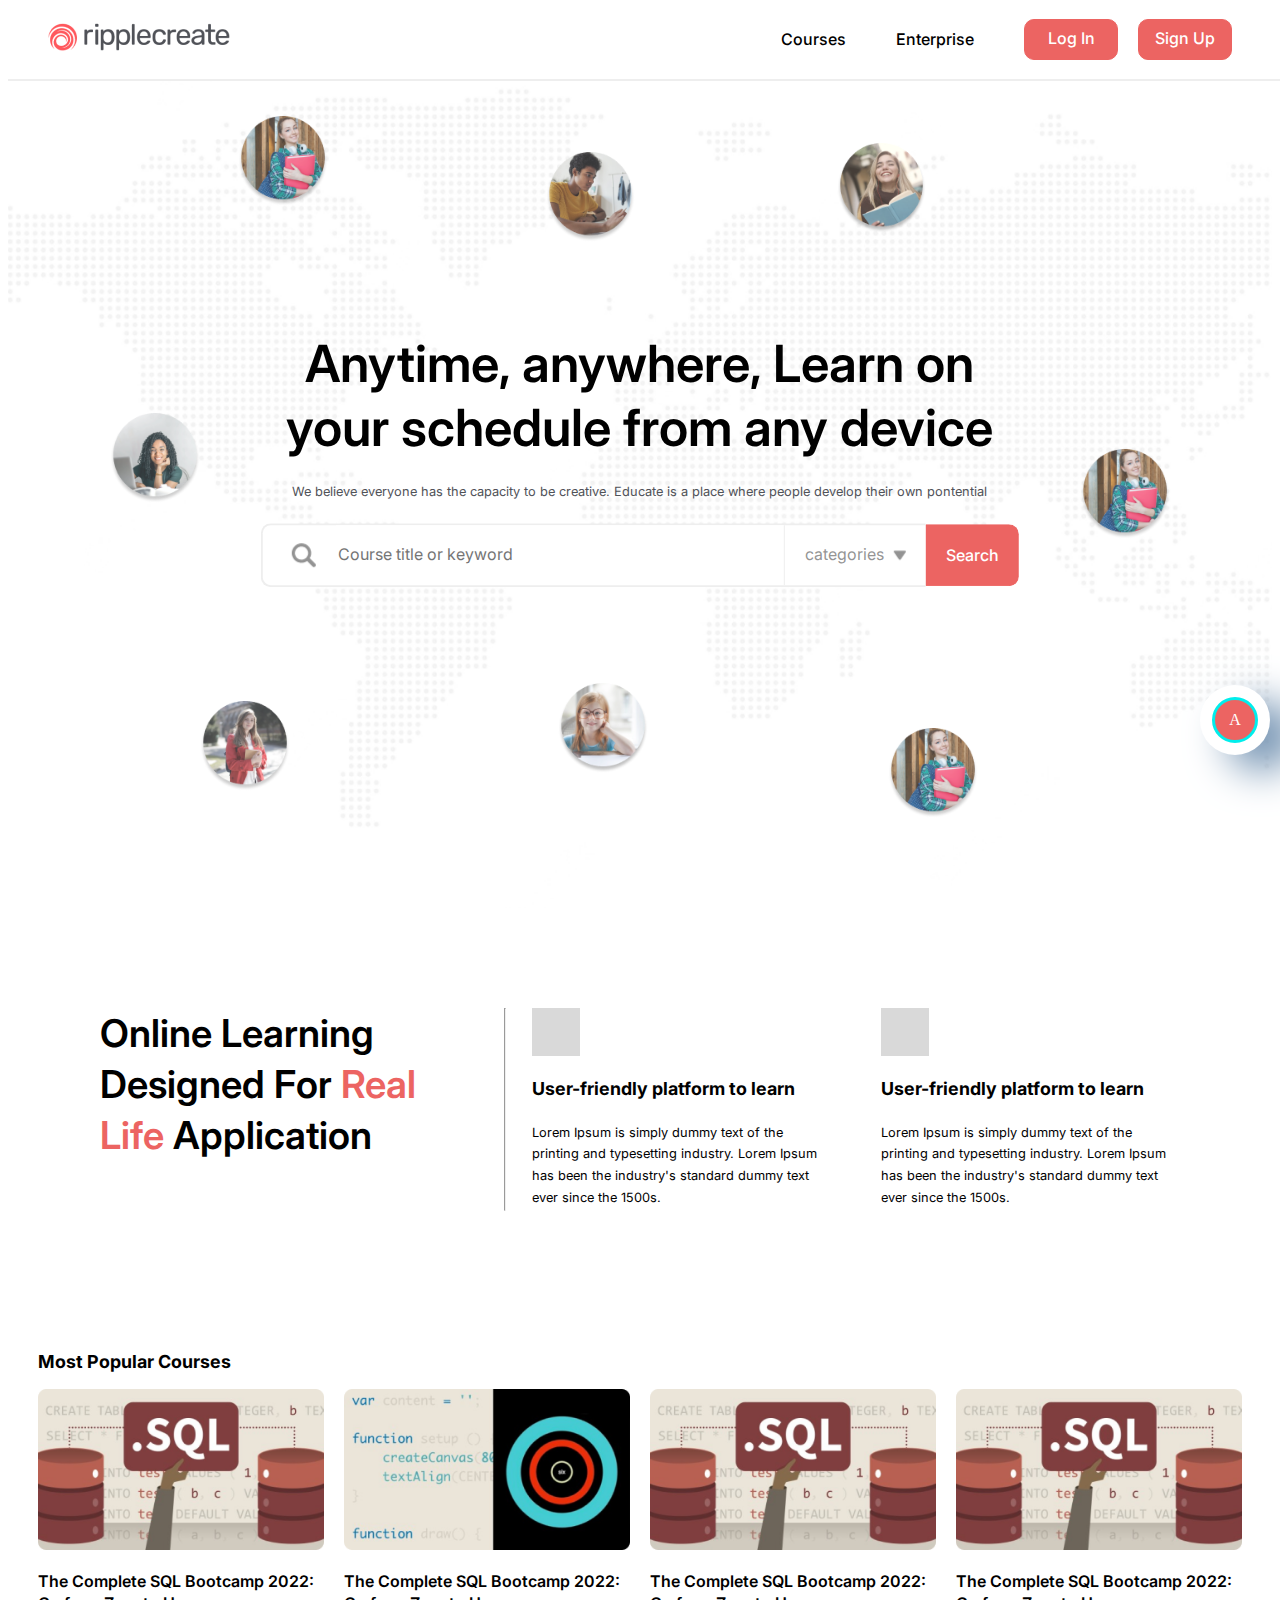
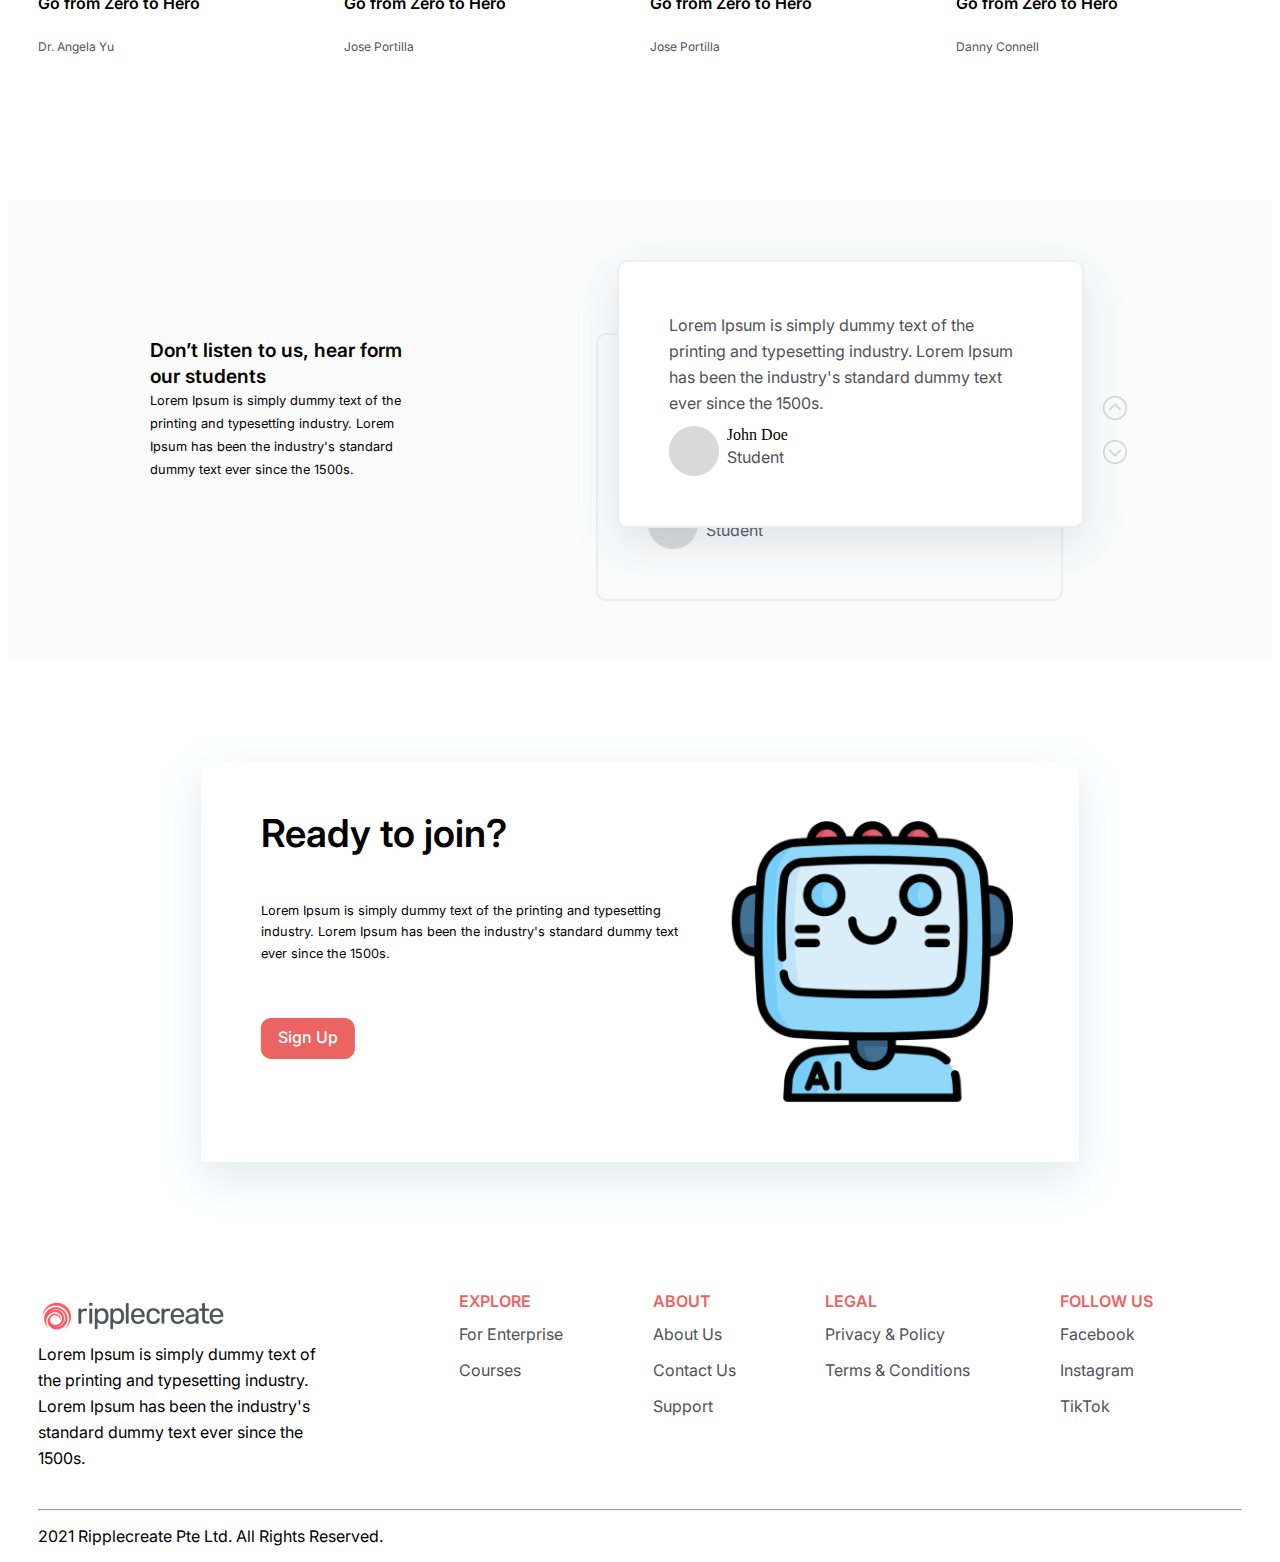
<file: index.html>
<!DOCTYPE html>
<html lang="en">

<head>
    <title>ripple</title>
    <meta charset="utf-8">
    <meta name="viewport" content="width=device-width, initial-scale=1">
    <link rel="stylesheet" href="./assets/main.css">
    <link rel="stylesheet" href="./assets/header.css">
    <link rel="stylesheet" href="./assets/attr.css">
    <link href='https://fonts.googleapis.com/css?family=Inter' rel='stylesheet'>
    <script src="https://ajax.googleapis.com/ajax/libs/jquery/3.6.0/jquery.min.js"></script>
</head>

<body>
    <div class="header align-center">
        <a href="./index.html">
            <img class="logo" src="./assets/img/logo.png" alt="ripple">
        </a>
        <div class="grid justify-right">
            <div class="grid-3 header-font align-center">
                <a>Courses</a>
                <a>Enterprise</a>
                <div class="grid">
                    <a class="button align-center" href="./login.html">Log In</a>
                    <a class="button align-center">Sign Up</a>
                </div>
            </div>
        </div>
    </div>
    <div class="fill-view relative">
        <div class="main">
            <h1 class="main-title no-margin">Anytime, anywhere, Learn on your schedule from any device</h1>
            <p class="smail-title no-margin">We believe everyone has the capacity to be creative. Educate is a place
                where people
                develop their own pontential</p>
            <div class="main-input-text">
                <div class="select-input">
                    <div style="display: flex; align-items: center;">
                        <img class="search-icon align-center" src="./assets/img/search.png" alt="search" />
                    </div>
                    <input class="input" type="text" placeholder="Course title or keyword">
                    <div class="category-button">
                        <p class="">categories</p>
                        <img src="./assets/img/play.png" />
                    </div>
                </div>
                <div class="input-button font align-center">Search</div>
            </div>
        </div>
        <img class="student1" src="./assets/img/image 1.png" style="width: 7vw">
        <img class="student3" src="./assets/img/image 3.png" style="width: 7vw">
        <img class="student4" src="./assets/img/image 4.png" style="width: 7vw">
        <img class="student5" src="./assets/img/image 5.png" style="width: 7vw">
        <img class="student2" src="./assets/img/image 2.png" style="width: 7vw">
        <img class="student6" src="./assets/img/image 6.png" style="width: 7vw">
        <img class="student7" src="./assets/img/image 7.png" style="width: 7vw">
        <img class="student8" src="./assets/img/image 8.png" style="width: 7vw">
    </div>
    <div class="slope">
        <span class="slope-title">Online Learning Designed For <span style="color: #EC6462">Real Life</span>
            Application</span>
        <hr style="height: 100%; border-height: 1px; color: #EEEEEE; background-color: #EEEEEE; margin-top: 0px" />
        <div class="slope-detail">
            <div class="detail-item">
                <img src="./assets/img/rectangle.png" width="48px" height="48px">
                <h2 class="no-margin card-title">User-friendly platform to learn</h2>
                <p class="no-margin card-content">Lorem Ipsum is simply dummy text of the printing and typesetting
                    industry. Lorem
                    Ipsum has been the
                    industry's standard dummy text ever since the 1500s.</p>
            </div>
            <div class=" detail-item">
                <img src="./assets/img/rectangle.png" width="48px" height="48px">
                <h2 class="no-margin card-title">User-friendly platform to learn</h2>
                <p class="no-margin card-content">Lorem Ipsum is simply dummy text of the printing and typesetting
                    industry. Lorem
                    Ipsum has been the
                    industry's standard dummy text ever since the 1500s.</p>
            </div>
        </div>
    </div>
    <div class="course">
        <h2 class="card-title">Most Popular Courses</h2>
        <div class="course-content">
            <div class="course-card">
                <img src="./assets/img/learn1.png" width="100%">
                <p class="course-card-title">The Complete SQL Bootcamp 2022: Go from Zero to Hero</p>
                <p class="course-card-learner">Dr. Angela Yu</p>
            </div>
            <div class="course-card">
                <img src="./assets/img/learn2.png" width="100%">
                <p class="course-card-title">The Complete SQL Bootcamp 2022: Go from Zero to Hero</p>
                <p class="course-card-learner">Jose Portilla</p>
            </div>
            <div class="course-card">
                <img src="./assets/img/learn3.png" width="100%">
                <p class="course-card-title">The Complete SQL Bootcamp 2022: Go from Zero to Hero</p>
                <p class="course-card-learner">Jose Portilla</p>
            </div>
            <div class="course-card">
                <img src="./assets/img/learn4.png" width="100%">
                <p class="course-card-title">The Complete SQL Bootcamp 2022: Go from Zero to Hero</p>
                <p class="course-card-learner">Danny Connell</p>
            </div>
        </div>
    </div>
    <div class="summary">
        <div class="content">
            <span>Don’t listen to us, hear form our students</span>
            <p>Lorem Ipsum is simply dummy text of the printing and typesetting industry. Lorem Ipsum has been the
                industry's standard dummy text ever since the 1500s.</p>
        </div>
        <div class="container">
            <div class="card-list">
                <div class="card1">
                    <p>Lorem Ipsum is simply dummy text of the printing and typesetting industry. Lorem Ipsum has been
                        the industry's standard dummy text ever since the 1500s.</p>
                    <div class="owner">
                        <img src="./assets/img/ellipse.png" width="50px" />
                        <div>
                            <span>John Doe</span>
                            <p>Student</p>
                        </div>
                    </div>
                </div>
                <div class="card2">
                    <p>Lorem Ipsum is simply dummy text of the printing and typesetting industry. Lorem Ipsum has been
                        the industry's standard dummy text ever since the 1500s.</p>
                    <div class="owner">
                        <img src="./assets/img/ellipse.png" width="50px" />
                        <div>
                            <span>John Doe</span>
                            <p>Student</p>
                        </div>
                    </div>
                </div>
            </div>
            <div class="slide-icon">
                <img src="./assets/img/right-arrow 2.png" width="24px" />
                <img src="./assets/img/right-arrow 1.png" width="24px" />
            </div>
        </div>
    </div>
    <div class="sign-card">
        <div class="content">
            <span>Ready to join?</span>
            <p>Lorem Ipsum is simply dummy text of the printing and typesetting industry. Lorem Ipsum has been the
                industry's standard dummy text ever since the 1500s.</p>
            <a class="button align-center">Sign Up</a>
        </div>
        <img style="margin-left: 50px" src="./assets/img/ai 1.png" width="290px" />
    </div>
    <div class="about-desc">
        <div class="desc">
            <img src="./assets/img/logo.png" width="190px" />
            <p>Lorem Ipsum is simply dummy text of the printing and typesetting industry. Lorem Ipsum has been the
                industry's standard dummy text ever since the 1500s.</p>
        </div>
        <div class="other">
            <div>
                <span>EXPLORE</span>
                <p>For Enterprise</p>
                <p>Courses</p>
            </div>
            <div>
                <span>ABOUT</span>
                <p>About Us</p>
                <p>Contact Us</p>
                <p>Support</p>
            </div>
            <div>
                <span>LEGAL</span>
                <p>Privacy & Policy</p>
                <p>Terms & Conditions</p>
            </div>
            <div>
                <span>FOLLOW US</span>
                <p>Facebook</p>
                <p>Instagram</p>
                <p>TikTok</p>
            </div>
        </div>
    </div>
    <div class="footer">
        <hr style="color: #505258;" />
        <p>2021 Ripplecreate Pte Ltd. All Rights Reserved.</p>
    </div>
    <div class="theme">
        <div class="theme-set-button">
            <div class="red seted">A</div>
        </div>
        <div class="theme-set">
            <div class="red seted" data-color="red">A</div>
            <div class="blue" data-color="blue">A</div>
            <div class="green" data-color="green">A</div>
        </div>
    </div>
</body>

<script src="./assets/action.js"></script>

</html>
</file>
<file: assets/main.css>
.no-padding {
    padding: 0px;
}

.main {
    display: grid;
    grid: auto / auto;
    gap: 20px;
    width: 60%;
    position: absolute;
    top: 50%;
    left: 50%;
    transform: translate(-50%, -50%);
}

.main-title {
    font-family: Inter;
    font-weight: 600;
    font-size: 4vw;
    line-height: 5vw;
    text-align: center;
}

.main-input-text {
    width: 100%;
    display: flex;
    justify-content: center;
    height: 60px;
    align-items: center;
}

.main-input-text .select-input {
    border-left: 2px solid #EEEEEE;
    border-top: 2px solid #EEEEEE;
    border-bottom: 2px solid #EEEEEE;
    border-top-left-radius: 10px;
    border-bottom-left-radius: 10px;
    flex: 10 0 0;
    display: flex;
    height: 100%;
    padding-left: 29px;
    padding-right: 20px;
    background-color: #FFFFFF;
}

.main-input-text .input-button-red {
    border-right: 1px solid #EC6462;
    border-top: 1px solid #EC6462;
    border-bottom: 1px solid #EC6462;
    background-color: #EC6462;
    color: white;
}

.main-input-text .input-button-blue {
    border-right: 1px solid #1835cfab;
    border-top: 1px solid #1835cfab;
    border-bottom: 1px solid #1835cfab;
    background-color: #1835cfab;
    color: white;
}

.main-input-text .input-button-green {
    border-right: 1px solid #2ecc50c7;
    border-top: 1px solid #2ecc50c7;
    border-bottom: 1px solid #2ecc50c7;
    background-color: #2ecc50c7;
    color: white;
}

.main-input-text .input-button {
    border-top-right-radius: 10px;
    border-bottom-right-radius: 10px;
    flex: 1.5 0 0;
    height: 100%;
    line-height: 60px;
    text-align: center;
}

.select-input .input {
    height: 95%;
    flex: 5 0 0;
    font-family: Inter;
    font-size: 16px;
    line-height: 19.36px;
    border: 0px;
}

.select-input .input:active {
    border: none;
    outline: none;
}

.search-icon {
    margin-right: 20px;
    width: 24px;
    height: 24px;
}

.bet {
    margin-top: 10px;
    margin-bottom: 10px;
    width: 100px;
    font-family: Inter;
    font-size: 30px;
    color: #EEEEEE;
}

.category-button {
    font-family: Inter;
    font-size: 16px;
    line-height: 19.36px;
    text-align: center;
    display: flex;
    align-items: center;
    gap: 10px;
    border-left: 1px solid #EEEEEE;
    padding-left: 20px;
}

.category-button p {
    font-family: Inter;
    font-size: 16px;
    line-height: 19.36px;
    text-align: center;
    color: rgba(120, 120, 120, 0.8);
}

.student1 {
    position: absolute;
    left: 18vw;
    top: 12vh;
}

.student2 {
    position: absolute;
    left: 8vw;
    top: 45vh;
}

.student3 {
    position: absolute;
    left: 15vw;
    top: 77vh;
}

.student4 {
    position: absolute;
    right: 8vw;
    top: 49vh;
}

.student5 {
    position: absolute;
    right: 23vw;
    top: 80vh;
}

.student6 {
    position: absolute;
    left: 42vw;
    top: 16vh;
}

.student7 {
    position: absolute;
    right: 27vw;
    top: 15vh;
}

.student8 {
    position: absolute;
    left: 43vw;
    top: 75vh;
}

.slope {
    margin-top: 100px;
    padding-left: 92px;
    padding-right: 92px;
    display: grid;
    grid-template-columns: 35% 5% auto;
}

.slope-title {
    font-family: "Inter";
    font-weight: 600;
    font-size: 3vw;
    line-height: 4vw;
}

.slope-detail {
    display: grid;
    grid-template-columns: auto auto;
    gap: 50px;
}

.detail-item {
    display: grid;
    grid: auto / auto;
    gap: 20px;
}

.card-title {
    font-family: Inter;
    font-size: 1.4vw;
    line-height: 2vw;
}

.card-content {
    font-family: Inter;
    font-size: 1vw;
    line-height: 1.7vw;
}

.course {
    margin-top: 140px;
    margin-left: 30px;
    margin-right: 30px;
}

.course-content {
    display: grid;
    grid: auto / auto auto auto auto;
    gap: 20px;
}

.course-card {
    display: grid;
    grid: auto / auto;
    gap: 20px;
}

.course-card-title {
    margin: 0px;
    font-family: Inter;
    font-size: 16px;
    font-weight: 600;
    line-height: 22px;
}

.course-card-learner {
    margin: 0px;
    font-family: Inter;
    font-size: 12px;
    line-height: 26px;
    color: #505258;
}

.summary {
    display: grid;
    grid: auto / 45% auto;
    gap: 20px;
    background-color: #fbfbfb;
    margin-top: 140px;
    height: 461px;
}

.summary .content {
    width: 50%;
    margin-top: 138px;
    margin-left: 50%;
    transform: translate(-50%);
}

.summary .content span {
    font-family: Inter;
    font-weight: 600;
    font-size: 1.5vw;
    line-height: 2vw;
    margin: 0px;
}

.summary .content p {
    font-family: Inter;
    font-weight: 400;
    font-size: 1vw;
    line-height: 1.8vw;
    margin: 0px;
}

.summary .container {
    width: 80%;
    display: grid;
    grid: auto / 90% auto;
    gap: 20px;
}

.summary .container .card-list {
    height: 100%;
    position: relative;
}

.summary .container .card-list .card1 {
    position: absolute;
    bottom: 60px;
    right: 20px;
    z-index: 1;
    background-color: #fbfbfb;
    border: 2px solid #EEEEEE;
    border-radius: 10px;
    padding: 50px;
    width: 467px;
    box-sizing: border-box;
    display: grid;
    grid: auto / auto;
    gap: 10px;
}

.summary .container .card-list .card1 p {
    font-family: Inter;
    font-weight: 400;
    font-size: 16px;
    line-height: 26px;
    margin: 0px;
    color: #505258;
}

.summary .container .card-list .card1 .owner {
    width: 40%;
    display: grid;
    grid: auto / 40% auto;
}


.summary .container .card-list .card2 {
    position: absolute;
    top: 60px;
    left: 20px;
    z-index: 2;
    background-color: #FFFFFF;
    border: 2px solid #EEEEEE;
    border-radius: 10px;
    padding: 50px;
    width: 467px;
    box-sizing: border-box;
    display: grid;
    grid: auto / auto;
    gap: 10px;
    box-shadow: 0px 16px 40px rgba(112, 144, 176, 0.2);
}

.summary .container .card-list .card2 p {
    font-family: Inter;
    font-weight: 400;
    font-size: 16px;
    line-height: 26px;
    margin: 0px;
    color: #505258;
}

.summary .container .card-list .card2 .owner {
    width: 40%;
    display: grid;
    grid: auto / 40% auto;
}

.summary .container .slide-icon {
    display: flex;
    flex-flow: column;
    justify-content: center;
    gap: 20px;
}

.sign-card {
    width: 60%;
    margin-left: 50%;
    transform: translateX(-50%);
    margin-top: 100px;
    display: grid;
    grid: auto / 55% auto;
    padding: 60px;
    box-shadow: 0px 16px 40px rgba(112, 144, 176, 0.2);
}

.sign-card .content {
    display: grid;
    grid: auto / auto;
    gap: 10px;
}

.sign-card .content span {
    font-family: Inter;
    font-weight: 600;
    font-size: 3vw;
    line-height: 2vw;
    margin: 0px;
}

.sign-card .content p {
    font-family: Inter;
    font-weight: 400;
    font-size: 1vw;
    line-height: 1.7vw;
    margin: 0px;
}

.about-desc {
    margin-top: 100px;
    display: grid;
    grid: auto / 35% auto;
    padding: 30px;
    box-sizing: border-box;
}

.desc {
    display: grid;
    grid: auto / auto;
    width: 70%;
}

.desc p {
    margin: 0px;
    font-family: Inter;
    font-weight: 400;
    font-size: 16px;
    line-height: 26px;
}

.about-desc .other {
    display: grid;
    grid: auto / auto auto auto auto;
}

.about-desc .other div {
    display: flex;
    flex-flow: column;
    gap: 10px;
}

.about-desc .other div span {
    margin: 0px;
    font-family: Inter;
    font-weight: 600;
    font-size: 16px;
    line-height: 19px;
    color: #EC6462;
}

.about-desc .other div p {
    margin: 0px;
    font-family: Inter;
    font-weight: 400;
    font-size: 16px;
    line-height: 26px;
    color: #505258;
}

.footer {
    padding-left: 30px;
    padding-right: 30px;
}

.footer p {
    font-family: Inter;
    font-weight: 400;
    font-size: 16px;
    line-height: 19px;
}
</file>
<file: assets/header.css>
.header {
    position: fixed;
    top: 0px;
    width: 100%;
    box-sizing: border-box;
    padding: 0px 36px 0px 36px;
    height: 9vh;
    display: grid;
    grid: auto / auto auto;
    border-bottom: 2px solid #EEEEEE;
    background-color: white;
    z-index: 5;
}

.logo {
    width: 190px;
    height: 49px;
}

.header-font {
    font-family: Inter;
    font-weight: 500;
    font-size: 16px;
    line-height: 19.36px;
}
</file>
<file: assets/attr.css>
.align-center {
    align-items: center;
}

.grid-3 {
    display: grid;
    grid: auto / auto auto auto;
    gap: 50px;
}

.grid-2 {
    display: grid;
    grid: auto / auto auto;
    gap: 50px;
}

.grid {
    display: grid;
    grid: auto / auto auto;
    gap: 20px;
}

.button-color-red {
    border: 1px solid #EC6462;
    background: #EC6462;
    color: white;
}

.button-color-red:hover {
    background: white;
    color: #EC6462;
}

.button-color-blue {
    border: 1px solid #1835cfab;
    background: #1835cfab;
    color: white;
}

.button-color-blue:hover {
    background: white;
    color: #1835cfab;
}

.button-color-green {
    border: 1px solid #2ecc50c7;
    background: #2ecc50c7;
    color: white;
}

.button-color-green:hover {
    background: white;
    color: #2ecc50c7;
}

.button {
    width: 92px;
    height: 39px;
    border-radius: 10px;
    color: white;
    text-decoration: none;
    line-height: 37px;
    font-family: Inter;
    font-weight: 500;
    font-size: 16px;
    text-align: center;
}

.large-title-font {
    font-family: Inter;
    font-weight: 600;
    font-size: 1.7rem;
    line-height: 29px;
}

.font {
    font-family: Inter;
    font-weight: 500;
    font-size: 1rem;
    line-height: 19.36px;
}

.small-font {
    font-family: Inter;
    font-weight: 400;
    font-size: 0.8rem;
    line-height: 29px;
}

.justify-right {
    justify-content: right;
}

.fill-view {
    box-sizing: border-box;
    width: 100%;
    height: 100vh;
    background-image: url('./img/background.png');
    background-repeat: no-repeat;
    background-size: cover;
}

.relative {
    position: relative;
}

.smail-title {
    font-family: Inter;
    font-weight: 400;
    font-size: 1vw;
    line-height: 2vw;
    text-align: center;
    color: #505258;
}

.no-margin {
    margin: 0px !important;
}

.input-text {
    border: 1px solid #EEEEEE;
    border-radius: 10px;
    flex: 10 0 0;
    display: flex;
    height: 60px;
    padding-left: 29px;
    padding-right: 20px;
}

.input-text input {
    height: 95%;
    width: 100%;
    border: none;
}

.input-text input:active {
    border: none;
    outline: none;
}

.theme {
    position: fixed;
    bottom: 20%;
    transform: translateY(50%);
    right: 10px;
}

.theme-set-button {
    width: 70px;
    height: 70px;
    background-color: #ffffff;
    border-radius: 50px;
    box-shadow: 27px 16px 40px rgb(112 144 176);
    display: grid;
    grid: auto / auto;
    justify-content: space-around;
    align-content: space-around;
}

.theme:hover .theme-set-button {
    display: none;
}

.theme:hover .theme-set {
    display: grid;
}

.theme:not( :hover) .theme-set-button {
    display: grid;
}

.theme:not( :hover) .theme-set {
    display: none;
}

#orderLink:hover #spanRight {
    animation: spanRight-hover 0.5s;
    animation-fill-mode: forwards;
}

/* @keyframes spanRight-hover {
    from {display: grid;}
    to {display: none;}
} */

.theme-set {
    width: 70px;
    height: 30vh;
    background-color: #ffffff;
    border-radius: 50px;
    box-shadow: 27px 16px 40px rgb(112 144 176);
    grid: auto / auto;
    justify-content: space-around;
    align-content: space-around;
    display: none;
}

.theme .red {
    background-color: #EC6462;
    width: 40px;
    height: 40px;
    border-radius: 50px;
    color: #ffffff;
    text-align: center;
    line-height: 40px;
    border: 3px solid #EC6462;
}

.theme .blue {
    background-color: #1835cfab;
    width: 40px;
    height: 40px;
    border-radius: 50px;
    color: #ffffff;
    text-align: center;
    line-height: 40px;
    border: 3px solid #ffffff;
}

.theme .green {
    background-color: #2ecc50c7;
    width: 40px;
    height: 40px;
    border-radius: 50px;
    color: #ffffff;
    text-align: center;
    line-height: 40px;
    border: 3px solid #ffffff;
}

.theme .seted {
    border: 3px solid #00eeec;
}
</file>
